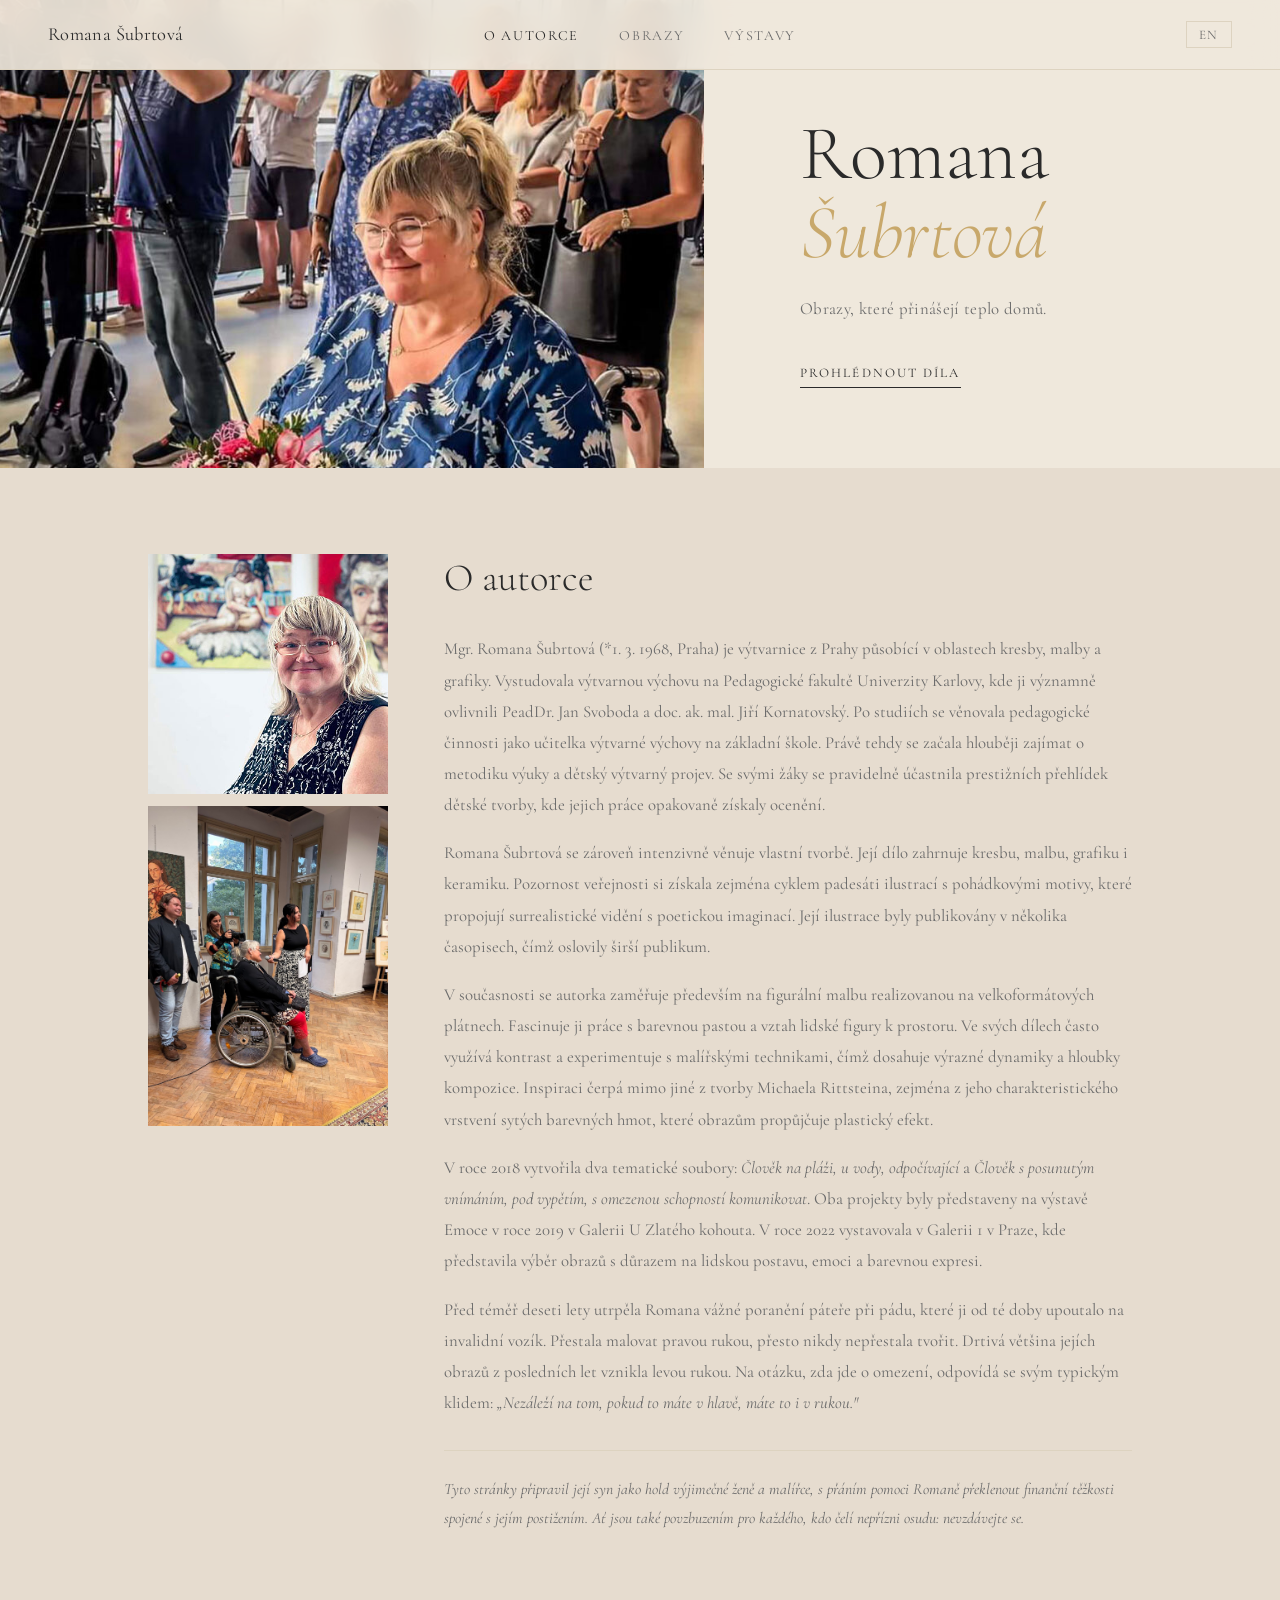
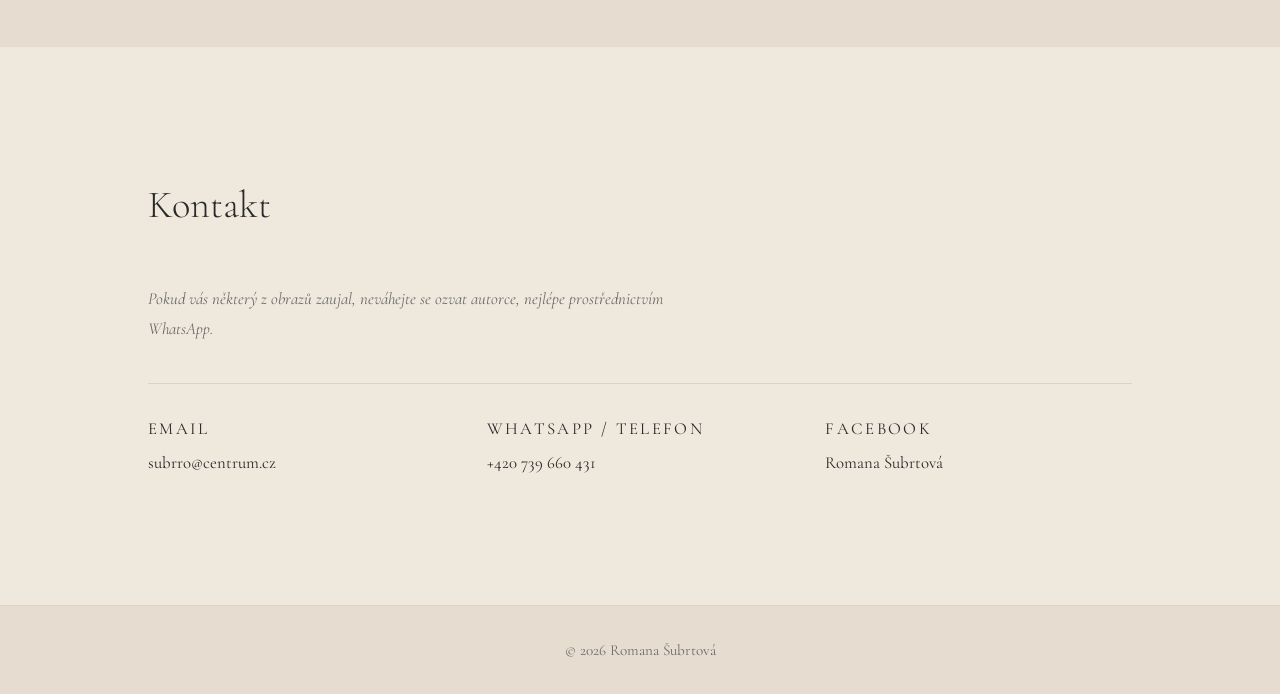
<file: index.html>
<!DOCTYPE html>
<html lang="cs" data-lang="cs">
<head>
    <meta charset="UTF-8">
    <meta name="viewport" content="width=device-width, initial-scale=1.0">
    <title>Romana Šubrtová — Výtvarnice</title>
    <script>
        (function(){
            var l = localStorage.getItem('site-lang') || 'cs';
            document.documentElement.setAttribute('data-lang', l);
        })();
    </script>
    <link rel="preconnect" href="https://fonts.googleapis.com">
    <link rel="preconnect" href="https://fonts.gstatic.com" crossorigin>
    <link href="https://fonts.googleapis.com/css2?family=Cormorant+Garamond:ital,wght@0,300;0,400;0,500;0,600;1,300;1,400;1,500&display=swap" rel="stylesheet">
    <link rel="stylesheet" href="css/style.css">
</head>
<body>

    <nav class="nav">
        <a href="index.html" class="nav-brand">Romana Šubrtová</a>
        <ul class="nav-links">
            <li><a href="index.html" class="active"><span class="lang-cs">O autorce</span><span class="lang-en">About</span></a></li>
            <li><a href="paintings.html"><span class="lang-cs">Obrazy</span><span class="lang-en">Paintings</span></a></li>
            <li><a href="events.html"><span class="lang-cs">Výstavy</span><span class="lang-en">Events</span></a></li>
        </ul>
        <div class="nav-right">
            <button class="lang-btn" id="langBtn">EN</button>
            <button class="nav-toggle" id="navToggle" aria-label="Otevřít menu">
                <span></span><span></span><span></span>
            </button>
        </div>
    </nav>

    <main>

        <!-- HERO -->
        <section class="hero">
            <div class="hero-image">
                <img src="images/profile/header.jpg" alt="">
            </div>
            <div class="hero-inner">
                <h1>Romana<br><em>Šubrtová</em></h1>
                <p class="hero-tagline lang-cs">Obrazy, které přinášejí teplo domů.</p>
                <p class="hero-tagline lang-en">Paintings that bring warmth home.</p>
                <a href="paintings.html" class="hero-cta lang-cs">Prohlédnout díla</a>
                <a href="paintings.html" class="hero-cta lang-en">View works</a>
            </div>
        </section>

        <!-- ABOUT -->
        <section class="about">
            <div class="container">
                <div class="about-grid">
                    <div class="about-image">
                        <img src="images/profile/profile.jpg" alt="Romana Šubrtová">
                        <img src="images/profile/IMG_9619.jpg" alt="Romana Šubrtová">
                    </div>
                    <div class="about-text">
                        <h2 class="lang-cs">O autorce</h2>
                        <h2 class="lang-en">About the Artist</h2>

                        <div class="lang-cs">
                            <p>Mgr. Romana Šubrtová (*1. 3. 1968, Praha) je výtvarnice z Prahy působící v oblastech kresby, malby a grafiky. Vystudovala výtvarnou výchovu na Pedagogické fakultě Univerzity Karlovy, kde ji významně ovlivnili PeadDr. Jan Svoboda a doc. ak. mal. Jiří Kornatovský. Po studiích se věnovala pedagogické činnosti jako učitelka výtvarné výchovy na základní škole. Právě tehdy se začala hlouběji zajímat o metodiku výuky a dětský výtvarný projev. Se svými žáky se pravidelně účastnila prestižních přehlídek dětské tvorby, kde jejich práce opakovaně získaly ocenění.</p>
                            <p>Romana Šubrtová se zároveň intenzivně věnuje vlastní tvorbě. Její dílo zahrnuje kresbu, malbu, grafiku i keramiku. Pozornost veřejnosti si získala zejména cyklem padesáti ilustrací s pohádkovými motivy, které propojují surrealistické vidění s poetickou imaginací. Její ilustrace byly publikovány v několika časopisech, čímž oslovily širší publikum.</p>
                            <p>V současnosti se autorka zaměřuje především na figurální malbu realizovanou na velkoformátových plátnech. Fascinuje ji práce s barevnou pastou a vztah lidské figury k prostoru. Ve svých dílech často využívá kontrast a experimentuje s malířskými technikami, čímž dosahuje výrazné dynamiky a hloubky kompozice. Inspiraci čerpá mimo jiné z tvorby Michaela Rittsteina, zejména z jeho charakteristického vrstvení sytých barevných hmot, které obrazům propůjčuje plastický efekt.</p>
                            <p>V roce 2018 vytvořila dva tematické soubory: <em>Člověk na pláži, u vody, odpočívající</em> a <em>Člověk s posunutým vnímáním, pod vypětím, s omezenou schopností komunikovat</em>. Oba projekty byly představeny na výstavě Emoce v roce 2019 v Galerii U Zlatého kohouta. V roce 2022 vystavovala v Galerii 1 v Praze, kde představila výběr obrazů s důrazem na lidskou postavu, emoci a barevnou expresi.</p>
                            <p>Před téměř deseti lety utrpěla Romana vážné poranění páteře při pádu, které ji od té doby upoutalo na invalidní vozík. Přestala malovat pravou rukou, přesto nikdy nepřestala tvořit. Drtivá většina jejích obrazů z posledních let vznikla levou rukou. Na otázku, zda jde o omezení, odpovídá se svým typickým klidem: <em>„Nezáleží na tom, pokud to máte v hlavě, máte to i v rukou."</em></p>
                            <p class="about-note">Tyto stránky připravil její syn jako hold výjimečné ženě a malířce, s přáním pomoci Romaně překlenout finanční těžkosti spojené s jejím postižením. Ať jsou také povzbuzením pro každého, kdo čelí nepřízni osudu: nevzdávejte se.</p>
                        </div>

                        <div class="lang-en">
                            <p>Mgr. Romana Šubrtová (*1 March 1968, Prague) is a visual artist from Prague working in drawing, painting, and printmaking. She studied art education at the Faculty of Education, Charles University, where she was profoundly influenced by PeadDr. Jan Svoboda and doc. ak. mal. Jiří Kornatovský. After her studies, she devoted herself to teaching art at primary school level. It was then that she began to explore the methodology of art education and children's creative expression more deeply. Together with her pupils, she regularly took part in prestigious exhibitions of children's artwork, where their pieces received repeated recognition.</p>
                            <p>Alongside her teaching, Romana Šubrtová has always been intensely devoted to her own creative work. Her practice encompasses drawing, painting, printmaking, and ceramics. She gained wider public attention through a cycle of fifty illustrations with fairy-tale motifs, combining a surrealist vision with poetic imagination. Her illustrations were published in several magazines, reaching a broader audience.</p>
                            <p>Today, the artist focuses primarily on large-format figurative painting. She is drawn to working with thick impasto colour and the interplay between the human figure and space. In her works, she often employs contrast and experiments with painterly techniques, achieving vivid dynamism and compositional depth. She draws inspiration, among others, from the work of Michael Rittstein, particularly his characteristic layering of saturated colour masses, which lends the paintings a sculptural, almost relief-like quality.</p>
                            <p>In 2018, she created two thematic series: <em>Human at the Beach, by Water, at Rest</em> and <em>Human with Shifted Perception, under Strain, with Limited Ability to Communicate</em>. Both projects were presented at the Emotions exhibition in 2019 at Gallery U Zlatého kohouta. In 2022, she exhibited at Gallery 1 in Prague, presenting a selection of works centred on the human figure, emotion, and colour expression.</p>
                            <p>Nearly ten years ago, Romana suffered a severe spinal injury in a fall, which has since left her wheelchair-bound. She also lost the use of her right hand for painting, and yet she never stopped creating. The overwhelming majority of her works from recent years have been painted with her left hand. When asked whether that is a limitation, she answers with characteristic calm: <em>"It doesn't matter: if it's in the head, it's in the hands."</em></p>
                            <p class="about-note">This website was created by her son, as a tribute to a remarkable woman and artist, with the hope of helping Romana through the financial hardships brought by her disability. May it also be an encouragement to anyone facing adversity: do not give up.</p>
                        </div>
                    </div>
                </div>
            </div>
        </section>

        <!-- CONTACT -->
        <section class="contact" id="contact">
            <div class="container">
                <h2><span class="lang-cs">Kontakt</span><span class="lang-en">Contact</span></h2>
                <p class="contact-intro lang-cs">Pokud vás některý z obrazů zaujal, neváhejte se ozvat autorce, nejlépe prostřednictvím WhatsApp.</p>
                <p class="contact-intro lang-en">If a painting appeals to you, please do not hesitate to reach out for furhter information, preferably via WhatsApp.</p>
                <div class="contact-grid">
                    <div class="contact-item">
                        <span class="contact-label">Email</span>
                        <a href="mailto:subrro@centrum.cz">subrro@centrum.cz</a>
                    </div>
                    <div class="contact-item">
                        <span class="contact-label">WhatsApp / <span class="lang-cs">Telefon</span><span class="lang-en">Phone</span></span>
                        <a href="https://wa.me/420739660431">+420 739 660 431</a>
                    </div>
                    <div class="contact-item">
                        <span class="contact-label">Facebook</span>
                        <a href="https://www.facebook.com/search/top?q=Romana%20%C5%A0ubrtov%C3%A1" target="_blank">Romana Šubrtová</a>
                    </div>
                </div>
            </div>
        </section>

    </main>

    <footer class="footer">
        <div class="container">
            <p>© 2026 Romana Šubrtová</p>
        </div>
    </footer>

    <script>
    (function() {
        var lang = localStorage.getItem('site-lang') || 'cs';
        document.documentElement.setAttribute('data-lang', lang);
        var langBtn = document.getElementById('langBtn');
        if (langBtn) {
            langBtn.textContent = lang === 'cs' ? 'EN' : 'CZ';
            langBtn.addEventListener('click', function() {
                lang = lang === 'cs' ? 'en' : 'cs';
                document.documentElement.setAttribute('data-lang', lang);
                localStorage.setItem('site-lang', lang);
                langBtn.textContent = lang === 'cs' ? 'EN' : 'CZ';
            });
        }
        var navToggle = document.getElementById('navToggle');
        var nav = document.querySelector('.nav');
        if (navToggle) {
            navToggle.addEventListener('click', function() {
                nav.classList.toggle('nav-open');
                navToggle.setAttribute('aria-label', nav.classList.contains('nav-open') ? 'Zavřít menu' : 'Otevřít menu');
            });
            document.querySelectorAll('.nav-links a').forEach(function(link) {
                link.addEventListener('click', function() { nav.classList.remove('nav-open'); });
            });
        }
    })();
    </script>
</body>
</html>
</file>
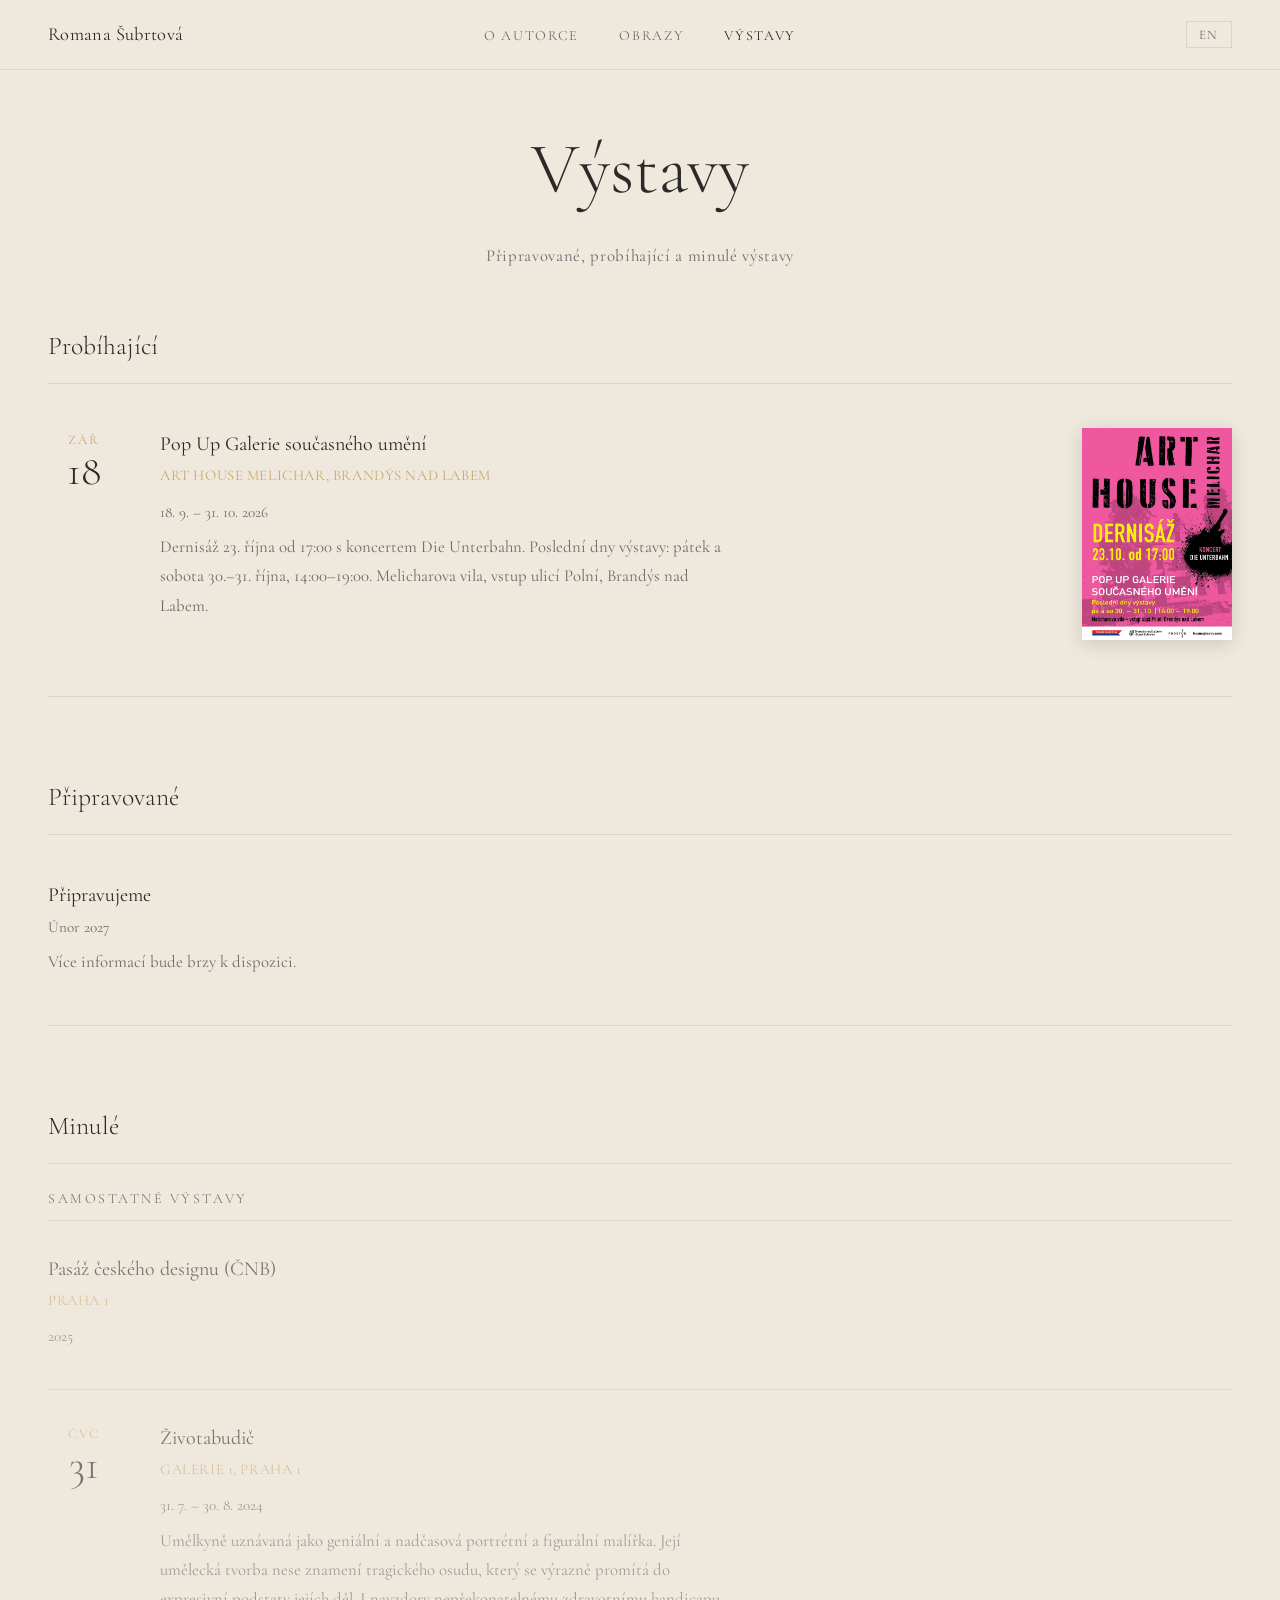
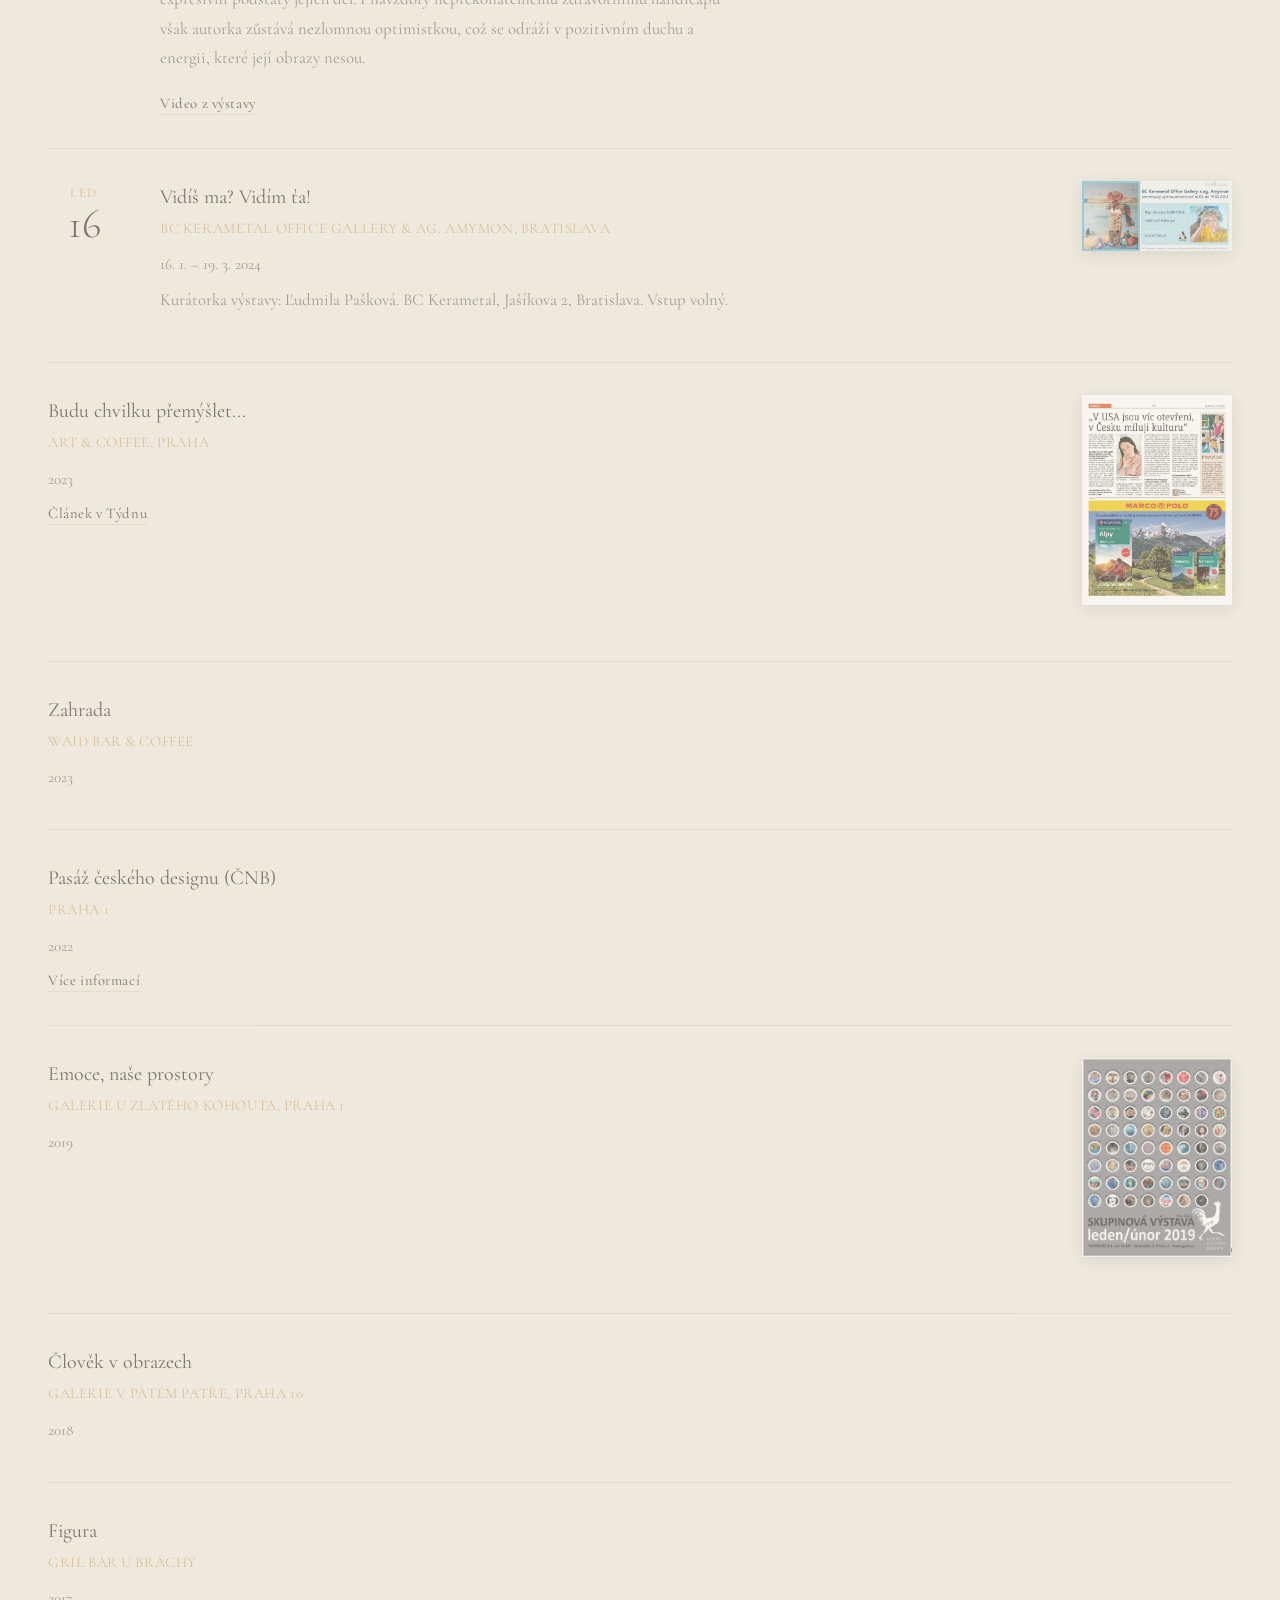
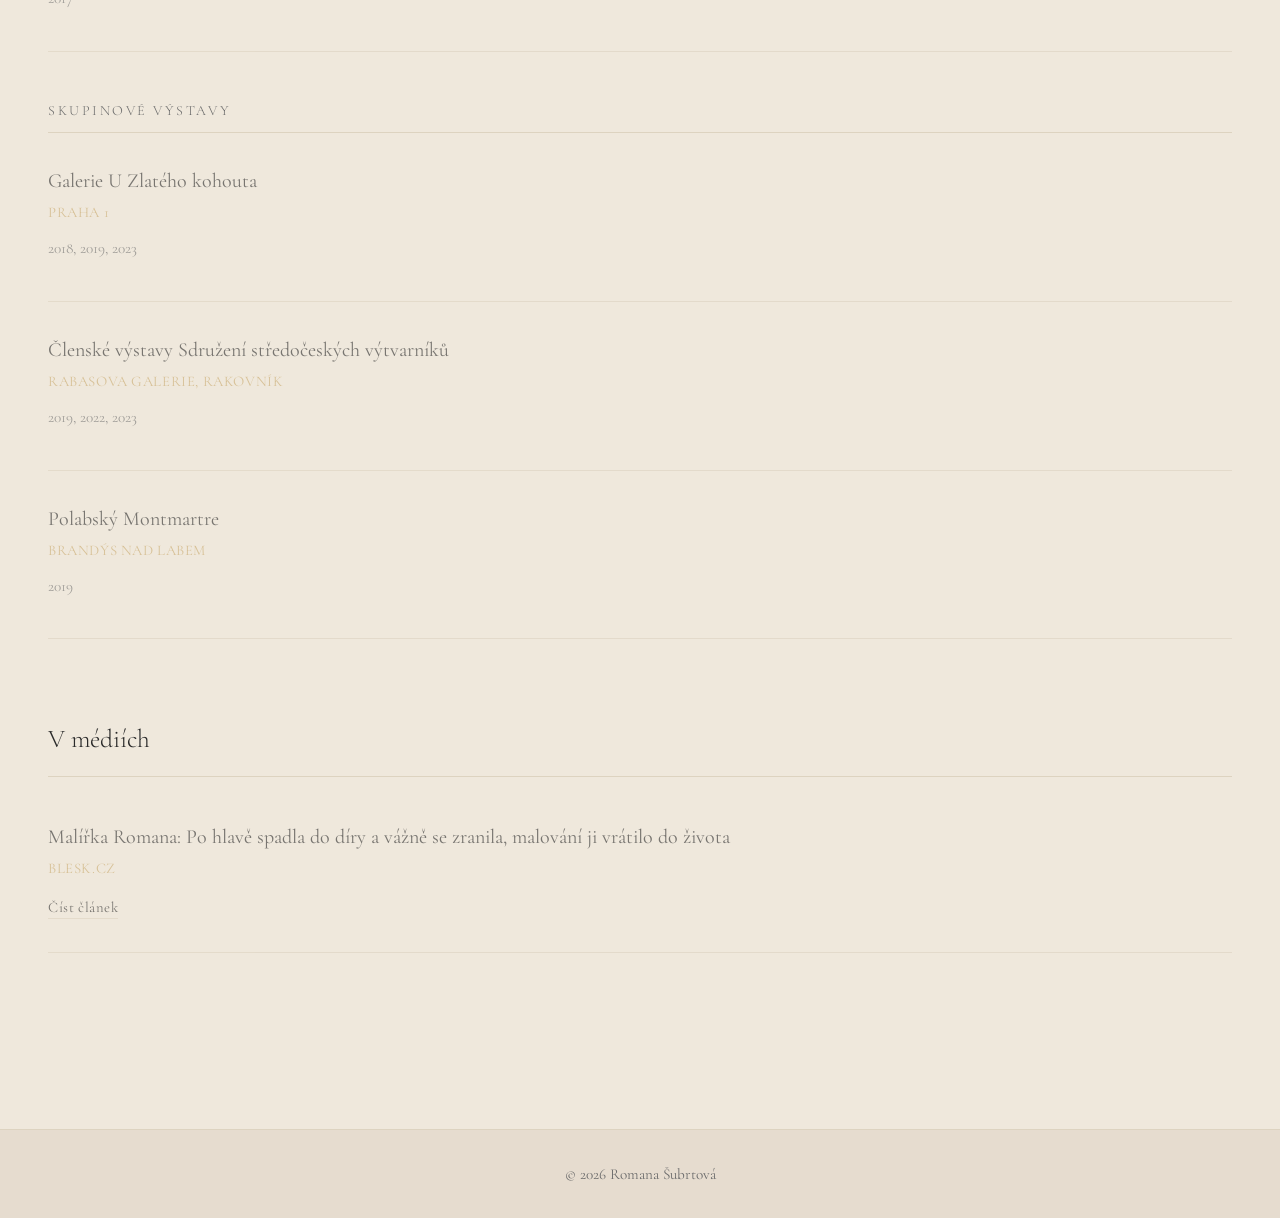
<file: events.html>
<!DOCTYPE html>
<html lang="cs" data-lang="cs">
<head>
    <meta charset="UTF-8">
    <meta name="viewport" content="width=device-width, initial-scale=1.0">
    <title>Výstavy — Romana Šubrtová</title>
    <script>
        (function(){
            var l = localStorage.getItem('site-lang') || 'cs';
            document.documentElement.setAttribute('data-lang', l);
        })();
    </script>
    <link rel="preconnect" href="https://fonts.googleapis.com">
    <link rel="preconnect" href="https://fonts.gstatic.com" crossorigin>
    <link href="https://fonts.googleapis.com/css2?family=Cormorant+Garamond:ital,wght@0,300;0,400;0,500;0,600;1,300;1,400;1,500&display=swap" rel="stylesheet">
    <link rel="stylesheet" href="css/style.css">
</head>
<body>

    <nav class="nav">
        <a href="index.html" class="nav-brand">Romana Šubrtová</a>
        <ul class="nav-links">
            <li><a href="index.html"><span class="lang-cs">O autorce</span><span class="lang-en">About</span></a></li>
            <li><a href="paintings.html"><span class="lang-cs">Obrazy</span><span class="lang-en">Paintings</span></a></li>
            <li><a href="events.html" class="active"><span class="lang-cs">Výstavy</span><span class="lang-en">Events</span></a></li>
        </ul>
        <div class="nav-right">
            <button class="lang-btn" id="langBtn">EN</button>
            <button class="nav-toggle" id="navToggle" aria-label="Otevřít menu">
                <span></span><span></span><span></span>
            </button>
        </div>
    </nav>

    <main>

        <div class="page-header">
            <h1><span class="lang-cs">Výstavy</span><span class="lang-en">Exhibitions</span></h1>
            <p class="lang-cs">Připravované, probíhající a minulé výstavy</p>
            <p class="lang-en">Upcoming, current, and past shows</p>
        </div>

        <section class="events-section">
            <div class="container">

                <!-- CURRENT ─────────────────────────────────────────── -->
                <div class="events-group">
                    <h2 class="events-group-title">
                        <span class="lang-cs">Probíhající</span>
                        <span class="lang-en">Current</span>
                    </h2>

                    <div class="event-card">
                        <div class="event-date">
                            <span class="event-month lang-cs">Zář</span>
                            <span class="event-month lang-en">Sep</span>
                            <span class="event-day">18</span>
                        </div>
                        <div class="event-info">
                            <img src="images/exhibitions/art-house-melichar.jpg" alt="Art House Melichar" class="event-poster">
                            <h3><span class="lang-cs">Pop Up Galerie současného umění</span><span class="lang-en">Pop Up Gallery of Contemporary Art</span></h3>
                            <p class="event-venue">Art House Melichar, <span class="lang-cs">Brandýs nad Labem</span><span class="lang-en">Brandýs nad Labem</span></p>
                            <p class="event-dates lang-cs">18. 9. – 31. 10. 2026</p>
                            <p class="event-dates lang-en">18 September – 31 October 2026</p>
                            <p class="event-desc lang-cs">Dernisáž 23. října od 17:00 s koncertem Die Unterbahn. Poslední dny výstavy: pátek a sobota 30.–31. října, 14:00–19:00. Melicharova vila, vstup ulicí Polní, Brandýs nad Labem.</p>
                            <p class="event-desc lang-en">Closing event on 23 October from 17:00, with a concert by Die Unterbahn. Last days: Friday and Saturday 30–31 October, 14:00–19:00. Melicharova vila, entrance via Polní street, Brandýs nad Labem.</p>
                        </div>
                    </div>

                </div>

                <!-- UPCOMING ─────────────────────────────────────────── -->
                <div class="events-group">
                    <h2 class="events-group-title">
                        <span class="lang-cs">Připravované</span>
                        <span class="lang-en">Upcoming</span>
                    </h2>

                    <div class="event-card no-date">
                        <div class="event-info">
                            <h3><span class="lang-cs">Připravujeme</span><span class="lang-en">Coming soon</span></h3>
                            <p class="event-dates lang-cs">Únor 2027</p>
                            <p class="event-dates lang-en">February 2027</p>
                            <p class="event-desc lang-cs">Více informací bude brzy k dispozici.</p>
                            <p class="event-desc lang-en">More details to follow.</p>
                        </div>
                    </div>

                </div>

                <!-- PAST ─────────────────────────────────────────────── -->
                <div class="events-group">
                    <h2 class="events-group-title">
                        <span class="lang-cs">Minulé</span>
                        <span class="lang-en">Past</span>
                    </h2>

                    <h3 class="events-subgroup-title">
                        <span class="lang-cs">Samostatné výstavy</span>
                        <span class="lang-en">Solo exhibitions</span>
                    </h3>

                    <!-- Pasáž ČNB 2025 -->
                    <div class="event-card past no-date">
                        <div class="event-info">
                            <h3>Pasáž českého designu (ČNB)</h3>
                            <p class="event-venue">Praha 1</p>
                            <p class="event-dates lang-cs">2025</p>
                            <p class="event-dates lang-en">2025</p>
                        </div>
                    </div>

                    <!-- Životabudič 2024 -->
                    <div class="event-card past">
                        <div class="event-date">
                            <span class="event-month lang-cs">Čvc</span>
                            <span class="event-month lang-en">Jul</span>
                            <span class="event-day">31</span>
                        </div>
                        <div class="event-info">
                            <h3>Životabudič</h3>
                            <p class="event-venue">Galerie 1, <span class="lang-cs">Praha 1</span><span class="lang-en">Prague 1</span></p>
                            <p class="event-dates lang-cs">31. 7. – 30. 8. 2024</p>
                            <p class="event-dates lang-en">31 July – 30 August 2024</p>
                            <p class="event-desc lang-cs">Umělkyně uznávaná jako geniální a nadčasová portrétní a figurální malířka. Její umělecká tvorba nese znamení tragického osudu, který se výrazně promítá do expresivní podstaty jejích děl. I navzdory nepřekonatelnému zdravotnímu handicapu však autorka zůstává nezlomnou optimistkou, což se odráží v pozitivním duchu a energii, které její obrazy nesou.</p>
                            <p class="event-desc lang-en">An artist celebrated as a brilliant and timeless portraitist and figurative painter. Her work bears the mark of a tragic fate, strongly reflected in the expressive nature of her paintings. Yet despite an insurmountable physical disability, the artist remains an unshakeable optimist, as shown in the positive spirit and energy that her works carry.</p>
                            <a href="https://www.youtube.com/watch?v=UDVT6uWP8iE" target="_blank" class="event-link lang-cs">Video z výstavy</a>
                            <a href="https://www.youtube.com/watch?v=UDVT6uWP8iE" target="_blank" class="event-link lang-en">Exhibition video</a>
                        </div>
                    </div>

                    <!-- BC Kerametal / Bratislava 2024 -->
                    <div class="event-card past">
                        <div class="event-date">
                            <span class="event-month lang-cs">Led</span>
                            <span class="event-month lang-en">Jan</span>
                            <span class="event-day">16</span>
                        </div>
                        <div class="event-info">
                            <img src="images/exhibitions/vidim.jpg" alt="Vidíš ma? Vidím ťa!" class="event-poster">
                            <h3>Vidíš ma? Vidím ťa!</h3>
                            <p class="event-venue">BC Kerametal Office Gallery &amp; ag. Amymon, <span class="lang-cs">Bratislava</span><span class="lang-en">Bratislava</span></p>
                            <p class="event-dates lang-cs">16. 1. – 19. 3. 2024</p>
                            <p class="event-dates lang-en">16 January – 19 March 2024</p>
                            <p class="event-desc lang-cs">Kurátorka výstavy: Ľudmila Pašková. BC Kerametal, Jašíkova 2, Bratislava. Vstup volný.</p>
                            <p class="event-desc lang-en">Curator: Ľudmila Pašková. BC Kerametal, Jašíkova 2, Bratislava. Free admission.</p>
                        </div>
                    </div>

                    <!-- Budu chvilku přemýšlet... 2023 -->
                    <div class="event-card past no-date">
                        <div class="event-info">
                            <img src="images/exhibitions/premysleni.jpg" alt="Budu chvilku přemýšlet..." class="event-poster">
                            <h3>Budu chvilku přemýšlet...</h3>
                            <p class="event-venue">Art &amp; Coffee, <span class="lang-cs">Praha</span><span class="lang-en">Prague</span></p>
                            <p class="event-dates lang-cs">2023</p>
                            <p class="event-dates lang-en">2023</p>
                            <a href="https://www.tyden.cz/rubriky/kultura/budu-chvilku-premyslet_563416.html" target="_blank" class="event-link lang-cs">Článek v Týdnu</a>
                            <a href="https://www.tyden.cz/rubriky/kultura/budu-chvilku-premyslet_563416.html" target="_blank" class="event-link lang-en">Article in Týden</a>
                        </div>
                    </div>

                    <!-- Zahrada 2023 -->
                    <div class="event-card past no-date">
                        <div class="event-info">
                            <h3>Zahrada</h3>
                            <p class="event-venue">WAID Bar &amp; Coffee</p>
                            <p class="event-dates lang-cs">2023</p>
                            <p class="event-dates lang-en">2023</p>
                        </div>
                    </div>

                    <!-- Pasáž ČNB 2022 -->
                    <div class="event-card past no-date">
                        <div class="event-info">
                            <h3>Pasáž českého designu (ČNB)</h3>
                            <p class="event-venue">Praha 1</p>
                            <p class="event-dates lang-cs">2022</p>
                            <p class="event-dates lang-en">2022</p>
                            <a href="https://www.facebook.com/100000388130735/posts/26184894864440094/" target="_blank" class="event-link lang-cs">Více informací</a>
                            <a href="https://www.facebook.com/100000388130735/posts/26184894864440094/" target="_blank" class="event-link lang-en">More information</a>
                        </div>
                    </div>

                    <!-- Emoce, naše prostory 2019 -->
                    <div class="event-card past no-date">
                        <div class="event-info">
                            <img src="images/exhibitions/kohout.jpg" alt="Emoce, naše prostory – Galerie U Zlatého kohouta" class="event-poster">
                            <h3>Emoce, naše prostory</h3>
                            <p class="event-venue">Galerie U Zlatého kohouta, <span class="lang-cs">Praha 1</span><span class="lang-en">Prague 1</span></p>
                            <p class="event-dates lang-cs">2019</p>
                            <p class="event-dates lang-en">2019</p>
                        </div>
                    </div>

                    <!-- Člověk v obrazech 2018 -->
                    <div class="event-card past no-date">
                        <div class="event-info">
                            <h3>Člověk v obrazech</h3>
                            <p class="event-venue">Galerie V pátém patře, <span class="lang-cs">Praha 10</span><span class="lang-en">Prague 10</span></p>
                            <p class="event-dates lang-cs">2018</p>
                            <p class="event-dates lang-en">2018</p>
                        </div>
                    </div>

                    <!-- Figura 2017 -->
                    <div class="event-card past no-date">
                        <div class="event-info">
                            <h3>Figura</h3>
                            <p class="event-venue">Gril bar U bráchy</p>
                            <p class="event-dates lang-cs">2017</p>
                            <p class="event-dates lang-en">2017</p>
                        </div>
                    </div>

                    <h3 class="events-subgroup-title">
                        <span class="lang-cs">Skupinové výstavy</span>
                        <span class="lang-en">Group exhibitions</span>
                    </h3>

                    <!-- Galerie U Zlatého kohouta – skupinové -->
                    <div class="event-card past no-date">
                        <div class="event-info">
                            <h3>Galerie U Zlatého kohouta</h3>
                            <p class="event-venue">Praha 1</p>
                            <p class="event-dates lang-cs">2018, 2019, 2023</p>
                            <p class="event-dates lang-en">2018, 2019, 2023</p>
                        </div>
                    </div>

                    <!-- Rabasova galerie – skupinové -->
                    <div class="event-card past no-date">
                        <div class="event-info">
                            <h3><span class="lang-cs">Členské výstavy Sdružení středočeských výtvarníků</span><span class="lang-en">Member Exhibitions, Association of Central Bohemian Artists</span></h3>
                            <p class="event-venue">Rabasova galerie, <span class="lang-cs">Rakovník</span><span class="lang-en">Rakovník</span></p>
                            <p class="event-dates lang-cs">2019, 2022, 2023</p>
                            <p class="event-dates lang-en">2019, 2022, 2023</p>
                        </div>
                    </div>

                    <!-- Polabský Montmartre -->
                    <div class="event-card past no-date">
                        <div class="event-info">
                            <h3>Polabský Montmartre</h3>
                            <p class="event-venue"><span class="lang-cs">Brandýs nad Labem</span><span class="lang-en">Brandýs nad Labem</span></p>
                            <p class="event-dates lang-cs">2019</p>
                            <p class="event-dates lang-en">2019</p>
                        </div>
                    </div>

                </div>

                <!-- PRESS ────────────────────────────────────────────── -->
                <div class="events-group">
                    <h2 class="events-group-title">
                        <span class="lang-cs">V médiích</span>
                        <span class="lang-en">Press</span>
                    </h2>

                    <div class="event-card past no-date">
                        <div class="event-info">
                            <h3 class="lang-cs">Malířka Romana: Po hlavě spadla do díry a vážně se zranila, malování ji vrátilo do života</h3>
                            <h3 class="lang-en">Painter Romana: She fell headfirst into a hole and was seriously injured — painting brought her back to life</h3>
                            <p class="event-venue">Blesk.cz</p>
                            <a href="https://www.blesk.cz/galerie/regiony-praha-prazane/888510/malirka-romana-51-po-hlave-spadla-do-diry-a-vazne-se-zranila-malovani-ji-vratilo-do-zivota?foto=0" target="_blank" class="event-link lang-cs">Číst článek</a>
                            <a href="https://www.blesk.cz/galerie/regiony-praha-prazane/888510/malirka-romana-51-po-hlave-spadla-do-diry-a-vazne-se-zranila-malovani-ji-vratilo-do-zivota?foto=0" target="_blank" class="event-link lang-en">Read article</a>
                        </div>
                    </div>

                </div>

            </div>
        </section>

    </main>

    <footer class="footer">
        <div class="container">
            <p>© 2026 Romana Šubrtová</p>
        </div>
    </footer>

    <script>
    (function() {
        var lang = localStorage.getItem('site-lang') || 'cs';
        document.documentElement.setAttribute('data-lang', lang);
        var langBtn = document.getElementById('langBtn');
        if (langBtn) {
            langBtn.textContent = lang === 'cs' ? 'EN' : 'CZ';
            langBtn.addEventListener('click', function() {
                lang = lang === 'cs' ? 'en' : 'cs';
                document.documentElement.setAttribute('data-lang', lang);
                localStorage.setItem('site-lang', lang);
                langBtn.textContent = lang === 'cs' ? 'EN' : 'CZ';
            });
        }
        var navToggle = document.getElementById('navToggle');
        var nav = document.querySelector('.nav');
        if (navToggle) {
            navToggle.addEventListener('click', function() {
                nav.classList.toggle('nav-open');
                navToggle.setAttribute('aria-label', nav.classList.contains('nav-open') ? 'Zavřít menu' : 'Otevřít menu');
            });
            document.querySelectorAll('.nav-links a').forEach(function(link) {
                link.addEventListener('click', function() { nav.classList.remove('nav-open'); });
            });
        }
    })();
    </script>
</body>
</html>
</file>
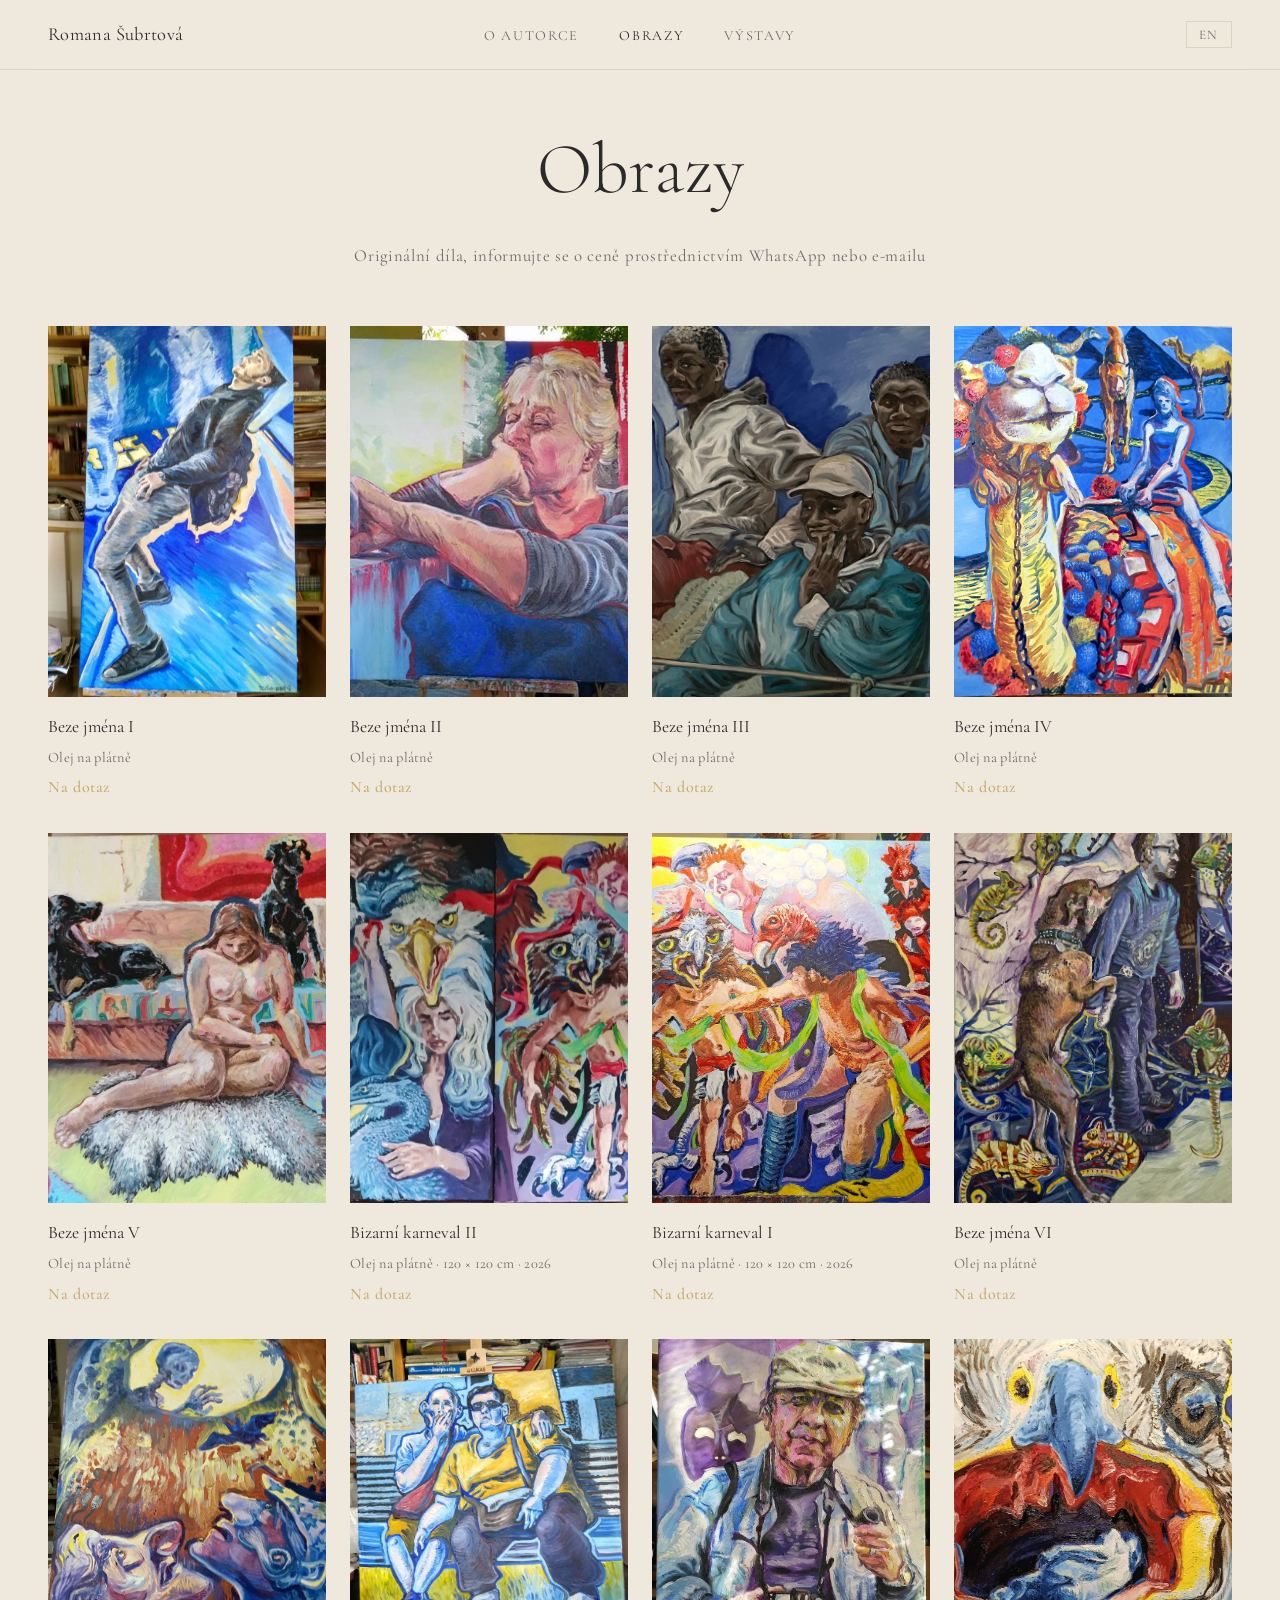
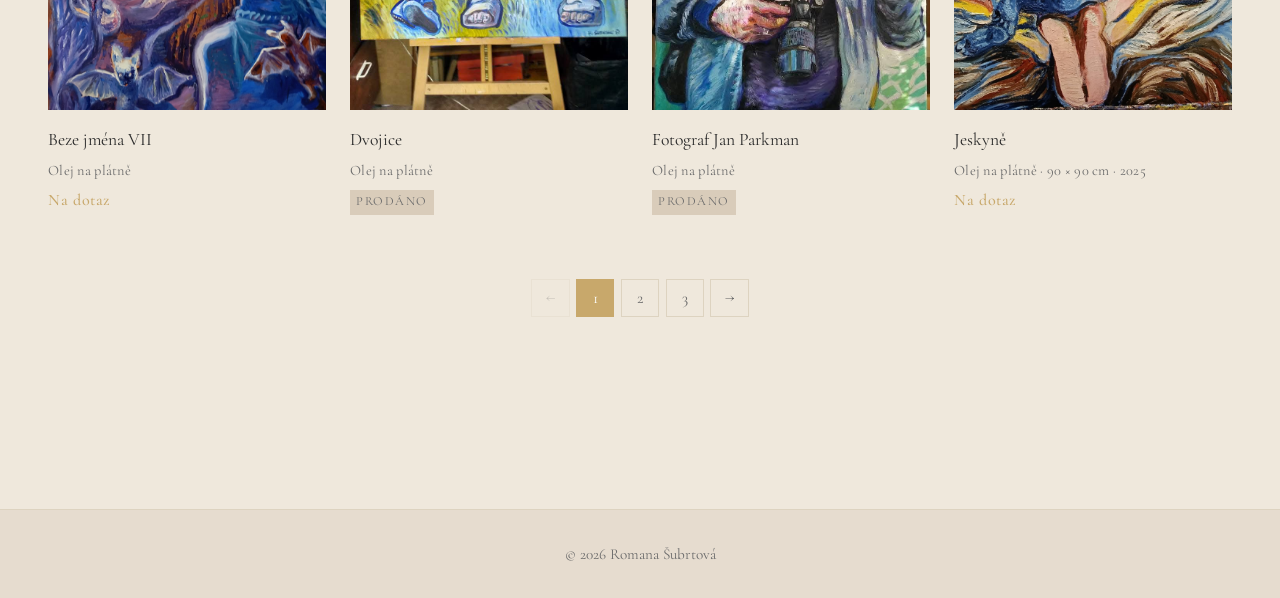
<file: paintings.html>
<!DOCTYPE html>
<html lang="cs" data-lang="cs">
<head>
    <meta charset="UTF-8">
    <meta name="viewport" content="width=device-width, initial-scale=1.0">
    <title>Obrazy — Romana Šubrtová</title>
    <script>
        (function(){
            var l = localStorage.getItem('site-lang') || 'cs';
            document.documentElement.setAttribute('data-lang', l);
        })();
    </script>
    <link rel="preconnect" href="https://fonts.googleapis.com">
    <link rel="preconnect" href="https://fonts.gstatic.com" crossorigin>
    <link href="https://fonts.googleapis.com/css2?family=Cormorant+Garamond:ital,wght@0,300;0,400;0,500;0,600;1,300;1,400;1,500&display=swap" rel="stylesheet">
    <link rel="stylesheet" href="css/style.css">
</head>
<body>

    <nav class="nav">
        <a href="index.html" class="nav-brand">Romana Šubrtová</a>
        <ul class="nav-links">
            <li><a href="index.html"><span class="lang-cs">O autorce</span><span class="lang-en">About</span></a></li>
            <li><a href="paintings.html" class="active"><span class="lang-cs">Obrazy</span><span class="lang-en">Paintings</span></a></li>
            <li><a href="events.html"><span class="lang-cs">Výstavy</span><span class="lang-en">Events</span></a></li>
        </ul>
        <div class="nav-right">
            <button class="lang-btn" id="langBtn">EN</button>
            <button class="nav-toggle" id="navToggle" aria-label="Otevřít menu">
                <span></span><span></span><span></span>
            </button>
        </div>
    </nav>

    <main>

        <div class="page-header">
            <h1><span class="lang-cs">Obrazy</span><span class="lang-en">Paintings</span></h1>
            <p class="lang-cs">Originální díla, informujte se o ceně prostřednictvím WhatsApp nebo e-mailu</p>
            <p class="lang-en">Original works, enquire about price via WhatsApp or email</p>
        </div>

        <section class="paintings-section">
            <div class="container">
                <div class="paintings-grid" id="paintingsGrid"></div>
                <div class="pagination" id="pagination"></div>
            </div>
        </section>

    </main>

    <footer class="footer">
        <div class="container">
            <p>© 2026 Romana Šubrtová</p>
        </div>
    </footer>

    <script>
    const paintings = [
      { id:  1, image: "images/paintings/painting-01.jpg", title: "Beze jména I",                    meta: "Olej na plátně",                          sold: false },
      { id:  2, image: "images/paintings/painting-02.jpg", title: "Beze jména II",                   meta: "Olej na plátně",                          sold: false },
      { id:  3, image: "images/paintings/painting-03.jpg", title: "Beze jména III",                  meta: "Olej na plátně",                          sold: false },
      { id:  4, image: "images/paintings/painting-04.jpg", title: "Beze jména IV",                   meta: "Olej na plátně",                          sold: false },
      { id:  5, image: "images/paintings/painting-05.jpg", title: "Beze jména V",                    meta: "Olej na plátně",                          sold: false },
      { id:  6, image: "images/paintings/painting-06.jpg", title: "Bizarní karneval II",             meta: "Olej na plátně · 120 × 120 cm · 2026",   sold: false },
      { id:  7, image: "images/paintings/painting-07.jpg", title: "Bizarní karneval I",              meta: "Olej na plátně · 120 × 120 cm · 2026",   sold: false },
      { id:  8, image: "images/paintings/painting-08.jpg", title: "Beze jména VI",                   meta: "Olej na plátně",                          sold: false },
      { id:  9, image: "images/paintings/painting-09.jpg", title: "Beze jména VII",                  meta: "Olej na plátně",                          sold: false },
      { id: 10, image: "images/paintings/painting-10.jpg", title: "Dvojice",                         meta: "Olej na plátně",                          sold: true  },
      { id: 11, image: "images/paintings/painting-11.jpg", title: "Fotograf Jan Parkman",            meta: "Olej na plátně",                          sold: true  },
      { id: 12, image: "images/paintings/painting-12.jpg", title: "Jeskyně",                         meta: "Olej na plátně · 90 × 90 cm · 2025",     sold: false },
      { id: 13, image: "images/paintings/painting-13.jpg", title: "Kachnička",                       meta: "Olej na plátně · 100 × 120 cm · 2025",   sold: false },
      { id: 14, image: "images/paintings/painting-14.jpg", title: "Krasobruslařka K. Osmond",        meta: "Olej na plátně · 120 × 140 cm · 2018",   sold: false },
      { id: 15, image: "images/paintings/painting-15.jpg", title: "Matka na trhu",                   meta: "Olej na plátně · 100 × 120 cm · 2021",   sold: false },
      { id: 16, image: "images/paintings/painting-16.jpg", title: "Nasazené masky",                  meta: "Olej na plátně · 90 × 90 cm · 2026",     sold: false },
      { id: 17, image: "images/paintings/painting-17.jpg", title: "Nebezpečné, dravé (Maska)",       meta: "Olej na plátně · 50 × 70 cm · 2026",     sold: false },
      { id: 18, image: "images/paintings/painting-18.jpg", title: "Orli",                            meta: "Olej na plátně · 100 × 120 cm · 2026",   sold: false },
      { id: 19, image: "images/paintings/painting-19.jpg", title: "Osvěžení v kašně",               meta: "Olej na plátně",                          sold: true  },
      { id: 20, image: "images/paintings/painting-20.jpg", title: "Poslušná holčička",               meta: "Olej na plátně · 100 × 140 cm · 2018",   sold: false },
      { id: 21, image: "images/paintings/painting-21.jpg", title: "Průhlední tvorové",               meta: "Olej na plátně · 50 × 70 cm · 2025",     sold: false },
      { id: 22, image: "images/paintings/painting-22.jpg", title: "Ranní toaleta",                   meta: "Olej na plátně · 100 × 120 cm · 2025",   sold: false },
      { id: 23, image: "images/paintings/painting-23.jpg", title: "Rocker",                          meta: "Olej na plátně · 60 × 40 cm · 2025",     sold: false },
      { id: 24, image: "images/paintings/painting-24.jpg", title: "Rockeri",                         meta: "Olej na plátně · 100 × 120 cm · 2026",   sold: false },
      { id: 25, image: "images/paintings/painting-25.jpg", title: "Sen o sově a akrobatce",          meta: "Olej na plátně · 50 × 70 cm · 2026",     sold: false },
      { id: 26, image: "images/paintings/painting-26.jpg", title: "Sen o velkém lovu",               meta: "Olej na plátně · 50 × 70 cm · 2025",     sold: false },
      { id: 27, image: "images/paintings/painting-27.jpg", title: "Sny o předcích",                  meta: "Olej na desce · 60 × 130 cm · 2025",     sold: false },
      { id: 28, image: "images/paintings/painting-28.jpg", title: "Strach 2",                        meta: "Olej na plátně · 50 × 70 cm · 2022",     sold: false },
      { id: 29, image: "images/paintings/painting-29.jpg", title: "Tereza s kočkou",                 meta: "Olej na plátně · 90 × 90 cm · 2024",     sold: false },
      { id: 30, image: "images/paintings/painting-30.jpg", title: "Ukrajina",                        meta: "Olej na plátně",                          sold: false },
      { id: 31, image: "images/paintings/painting-31.jpg", title: "Vodopád",                         meta: "Olej na plátně · 100 × 120 cm · 2025",   sold: false },
      { id: 32, image: "images/paintings/painting-32.jpg", title: "Výprava za světluškami",          meta: "Olej na plátně",                          sold: true  },
      { id: 33, image: "images/paintings/painting-33.jpg", title: "Vzteklá, zdivočelá (Maska)",      meta: "Olej na plátně · 50 × 70 cm · 2026",     sold: false },
      { id: 34, image: "images/paintings/painting-34.jpg", title: "Zpěvačka",                        meta: "Olej na plátně · 100 × 100 cm · 2025",   sold: false },
    ];

    const PER_PAGE = 12;
    const TOTAL_PAGES = Math.ceil(paintings.length / PER_PAGE);
    let currentPage = 1;

    function translateMeta(cs) {
        return cs
            .replace('Olej na plátně', 'Oil on canvas')
            .replace('Olej na desce', 'Oil on board');
    }

    function buildCard(p) {
        const imageHtml = p.image
            ? `<img src="${p.image}" alt="${p.title}">`
            : `<div class="placeholder-img">${p.id}</div>`;

        const priceHtml = p.sold
            ? `<span class="painting-sold"></span>`
            : `<span class="painting-price lang-cs">Na dotaz</span><span class="painting-price lang-en">On inquiry</span>`;

        return `
            <div class="painting-card">
                <div class="painting-image">${imageHtml}</div>
                <div class="painting-info">
                    <h3>${p.title}</h3>
                    <span class="painting-meta lang-cs">${p.meta}</span>
                    <span class="painting-meta lang-en">${translateMeta(p.meta)}</span>
                    ${priceHtml}
                </div>
            </div>`;
    }

    function render(page) {
        currentPage = page;
        const start = (page - 1) * PER_PAGE;
        const slice = paintings.slice(start, start + PER_PAGE);
        document.getElementById('paintingsGrid').innerHTML = slice.map(buildCard).join('');
        buildPagination();
        window.scrollTo({ top: 0, behavior: 'smooth' });
    }

    function buildPagination() {
        const nav = document.getElementById('pagination');
        let html = `<button class="pg-btn pg-arrow" ${currentPage === 1 ? 'disabled' : ''} onclick="render(${currentPage - 1})">&#8592;</button>`;
        for (let i = 1; i <= TOTAL_PAGES; i++) {
            html += `<button class="pg-btn ${i === currentPage ? 'pg-active' : ''}" onclick="render(${i})">${i}</button>`;
        }
        html += `<button class="pg-btn pg-arrow" ${currentPage === TOTAL_PAGES ? 'disabled' : ''} onclick="render(${currentPage + 1})">&#8594;</button>`;
        nav.innerHTML = html;
    }

    render(1);
    </script>

    <script>
    (function() {
        var lang = localStorage.getItem('site-lang') || 'cs';
        document.documentElement.setAttribute('data-lang', lang);
        var langBtn = document.getElementById('langBtn');
        if (langBtn) {
            langBtn.textContent = lang === 'cs' ? 'EN' : 'CZ';
            langBtn.addEventListener('click', function() {
                lang = lang === 'cs' ? 'en' : 'cs';
                document.documentElement.setAttribute('data-lang', lang);
                localStorage.setItem('site-lang', lang);
                langBtn.textContent = lang === 'cs' ? 'EN' : 'CZ';
                render(currentPage);
            });
        }
        var navToggle = document.getElementById('navToggle');
        var nav = document.querySelector('.nav');
        if (navToggle) {
            navToggle.addEventListener('click', function() {
                nav.classList.toggle('nav-open');
                navToggle.setAttribute('aria-label', nav.classList.contains('nav-open') ? 'Zavřít menu' : 'Otevřít menu');
            });
            document.querySelectorAll('.nav-links a').forEach(function(link) {
                link.addEventListener('click', function() { nav.classList.remove('nav-open'); });
            });
        }
    })();
    </script>

</body>
</html>
</file>
<file: css/style.css>
*, *::before, *::after {
    box-sizing: border-box;
    margin: 0;
    padding: 0;
}

::selection {
    background: var(--gold);
    color: #fff;
}

::-webkit-scrollbar { width: 6px; }
::-webkit-scrollbar-track { background: var(--bg); }
::-webkit-scrollbar-thumb { background: var(--beige); border-radius: 3px; }
::-webkit-scrollbar-thumb:hover { background: var(--gold); }

:focus-visible {
    outline: 2px solid var(--gold);
    outline-offset: 3px;
}

:root {
    --bg:         #EFE8DC;
    --surface:    #E6DCCF;
    --beige:      #D9CCBA;
    --gold:       #C8A86B;
    --gold-hover: #B8955A;
    --dark:       #2A2A2A;
    --grey:       #6B6B6B;
    --border:     #DDD3C0;
    --font-serif: 'Cormorant Garamond', Georgia, serif;
}

html { scroll-behavior: smooth; }

body {
    background: var(--bg);
    color: var(--dark);
    font-family: var(--font-serif);
    font-size: 17px;
    line-height: 1.6;
    -webkit-font-smoothing: antialiased;
}

/* ── NAV ─────────────────────────────────── */
.nav {
    position: fixed;
    top: 0; left: 0; right: 0;
    z-index: 100;
    display: grid;
    grid-template-columns: 1fr auto 1fr;
    align-items: center;
    padding: 1.25rem 3rem;
    background: rgba(239, 232, 220, 0.92);
    backdrop-filter: blur(14px);
    border-bottom: 1px solid var(--border);
}

.nav-brand {
    font-family: var(--font-serif);
    font-size: 1.15rem;
    font-weight: 400;
    color: var(--dark);
    text-decoration: none;
    letter-spacing: 0.02em;
    justify-self: start;
}

.nav-links {
    list-style: none;
    display: flex;
    gap: 2.5rem;
}

.nav-links a {
    font-size: 0.88rem;
    font-weight: 400;
    letter-spacing: 0.12em;
    text-transform: uppercase;
    color: var(--grey);
    text-decoration: none;
    transition: color 0.2s;
}

.nav-links a:hover,
.nav-links a.active { color: var(--dark); }

/* ── LAYOUT ──────────────────────────────── */
.container {
    max-width: 1080px;
    margin: 0 auto;
    padding: 0 3rem;
}

/* ── HERO ────────────────────────────────── */
.hero {
    height: 52vh;
    min-height: 380px;
    max-height: 520px;
    display: grid;
    grid-template-columns: 55% 45%;
    padding: 0;
}

.hero-image {
    overflow: hidden;
    position: relative;
}

.hero-image img {
    width: 100%;
    height: 100%;
    object-fit: cover;
    object-position: center 20%;
    display: block;
}

.hero-inner {
    display: flex;
    flex-direction: column;
    justify-content: flex-end;
    padding: 5rem 5rem 5rem 6rem;
    background: var(--bg);
    position: relative;
    z-index: 1;
}

.hero h1 {
    font-family: var(--font-serif);
    font-size: clamp(3.5rem, 6vw, 6rem);
    font-weight: 300;
    line-height: 1.02;
    color: var(--dark);
    margin-bottom: 1.5rem;
}

.hero h1 em {
    font-style: italic;
    color: var(--gold);
}

.hero-tagline {
    font-size: 1.05rem;
    color: var(--grey);
    font-weight: 400;
    letter-spacing: 0.02em;
    max-width: 340px;
    margin-bottom: 2.5rem;
}

.hero-cta {
    display: inline-block;
    font-size: 0.82rem;
    letter-spacing: 0.16em;
    text-transform: uppercase;
    color: var(--dark);
    text-decoration: none;
    border-bottom: 1px solid var(--dark);
    padding-bottom: 3px;
    width: fit-content;
    transition: color 0.2s, border-color 0.2s;
}

.hero-cta:hover {
    color: var(--gold);
    border-color: var(--gold);
}

/* ── ABOUT ───────────────────────────────── */
.about {
    padding: 5rem 0 6rem;
    background: var(--surface);
}

.about-grid {
    /* float layout — photo lives inside the text flow */
}

.about-image {
    float: left;
    width: 240px;
    margin: 0.4rem 3.5rem 1.5rem 0;
    display: flex;
    flex-direction: column;
    gap: 0.75rem;
}

.about-image img {
    width: 100%;
    display: block;
    object-fit: cover;
    object-position: top;
}

.about-image .placeholder-img {
    width: 100%;
    aspect-ratio: 1/1;
    background: var(--beige);
    display: flex;
    align-items: center;
    justify-content: center;
    border: 1.5px dashed var(--border);
}

.about-text {
    display: flow-root; /* BFC — sits beside the float, never overlaps */
}

.placeholder-inner {
    display: flex;
    flex-direction: column;
    align-items: center;
    gap: 0.75rem;
    color: var(--grey);
}

.placeholder-inner svg {
    opacity: 0.45;
}

.placeholder-inner span {
    font-size: 0.72rem;
    letter-spacing: 0.14em;
    text-transform: uppercase;
    opacity: 0.6;
}

.about-text h2 {
    font-family: var(--font-serif);
    font-size: 2.4rem;
    font-weight: 300;
    margin-bottom: 1.5rem;
    color: var(--dark);
}

.about-text p {
    color: var(--grey);
    font-size: 1.05rem;
    line-height: 1.85;
    margin-bottom: 1.1rem;
}

/* ── CONTACT ─────────────────────────────── */
.contact {
    padding: 8rem 0;
}

.contact h2 {
    font-family: var(--font-serif);
    font-size: 2.4rem;
    font-weight: 300;
    margin-bottom: 3rem;
}

.contact-grid {
    display: grid;
    grid-template-columns: repeat(3, 1fr);
    gap: 2rem;
    border-top: 1px solid var(--border);
    padding-top: 2rem;
}

.contact-item {
    display: flex;
    flex-direction: column;
    gap: 0.45rem;
}

.contact-label {
    font-size: 0.88rem;
    letter-spacing: 0.14em;
    text-transform: uppercase;
    color: var(--gold);
}

.contact-item a,
.contact-item span {
    font-size: 1.05rem;
    color: var(--dark);
    text-decoration: none;
    transition: color 0.2s;
}

.contact-item a:hover { color: var(--gold); }

/* ── FOOTER ──────────────────────────────── */
.footer {
    padding: 2rem 0;
    border-top: 1px solid var(--border);
    background: var(--surface);
}

.footer p {
    font-size: 0.95rem;
    color: var(--grey);
    text-align: center;
}

/* ── PAGE HEADER (inner pages) ───────────── */
.page-header {
    padding: 7rem 0 2rem;
    text-align: center;
}

.page-header h1 {
    font-family: var(--font-serif);
    font-size: clamp(2.5rem, 6vw, 4.5rem);
    font-weight: 300;
    color: var(--dark);
}

.page-header p {
    margin-top: 1rem;
    color: var(--grey);
    font-size: 1.05rem;
    letter-spacing: 0.04em;
}

/* ── PAINTINGS ───────────────────────────── */
.paintings-section {
    padding: 1.5rem 0 6rem;
}

.paintings-section .container {
    max-width: 1400px;
}

.paintings-grid {
    display: grid;
    grid-template-columns: repeat(4, 1fr);
    gap: 2rem 1.5rem;
}

.painting-card { cursor: default; }

.painting-image {
    overflow: hidden;
    margin-bottom: 1rem;
    background: var(--beige);
}

.painting-image img {
    width: 100%;
    aspect-ratio: 3/4;
    object-fit: cover;
    display: block;
    transition: transform 0.55s ease;
}

.painting-image .placeholder-img {
    width: 100%;
    aspect-ratio: 3/4;
    background: var(--beige);
    display: flex;
    align-items: center;
    justify-content: center;
    color: var(--grey);
    font-size: 0.78rem;
    letter-spacing: 0.1em;
    text-transform: uppercase;
}

.painting-card:hover .painting-image img {
    transform: scale(1.04);
}

.painting-info h3 {
    font-family: var(--font-serif);
    font-size: 1.1rem;
    font-weight: 400;
    color: var(--dark);
    margin-bottom: 0.3rem;
}

.painting-meta {
    display: block;
    font-size: 0.9rem;
    color: var(--grey);
    letter-spacing: 0.02em;
    margin-bottom: 0.4rem;
}

.painting-price {
    display: block;
    font-size: 1rem;
    font-weight: 500;
    color: var(--gold);
    letter-spacing: 0.04em;
}

.painting-sold {
    display: block;
    font-size: 1rem;
    color: var(--grey);
    letter-spacing: 0.04em;
}

.painting-sold::before {
    content: "PRODÁNO";
    display: inline-block;
    font-size: 0.78rem;
    letter-spacing: 0.12em;
    background: var(--beige);
    color: var(--grey);
    padding: 0.15rem 0.4rem;
    margin-right: 0.4rem;
}

/* ── EVENTS ──────────────────────────────── */
.events-section {
    padding: 1.5rem 0 6rem;
}

.events-section .container {
    max-width: 1400px;
}

.events-group {
    margin-bottom: 5rem;
}

.events-group-title {
    font-family: var(--font-serif);
    font-size: 1.6rem;
    font-weight: 300;
    color: var(--dark);
    margin-bottom: 0.75rem;
    padding-bottom: 1rem;
    border-bottom: 1px solid var(--border);
}

.events-empty {
    padding: 2rem 0;
    font-size: 0.85rem;
    color: var(--grey);
    font-style: italic;
}

.event-card {
    display: grid;
    grid-template-columns: 72px 1fr;
    gap: 2.5rem;
    padding: 2rem 0;
    border-bottom: 1px solid var(--border);
    align-items: start;
}

.event-date {
    display: flex;
    flex-direction: column;
    align-items: center;
    padding-top: 0.15rem;
}

.event-month {
    font-size: 0.82rem;
    letter-spacing: 0.14em;
    text-transform: uppercase;
    color: var(--gold);
}

.event-day {
    font-family: var(--font-serif);
    font-size: 2.6rem;
    font-weight: 300;
    color: var(--dark);
    line-height: 1;
}

.event-info h3 {
    font-family: var(--font-serif);
    font-size: 1.25rem;
    font-weight: 400;
    margin-bottom: 0.25rem;
    color: var(--dark);
}

.event-venue {
    font-size: 0.92rem;
    color: var(--gold);
    letter-spacing: 0.04em;
    text-transform: uppercase;
    margin-bottom: 0.75rem;
}

.event-dates {
    font-size: 0.95rem;
    color: var(--grey);
    margin-bottom: 0.5rem;
}

.event-desc {
    font-size: 1.05rem;
    color: var(--grey);
    line-height: 1.75;
    margin-bottom: 1rem;
    max-width: 580px;
}

.event-link {
    font-size: 0.92rem;
    color: var(--dark);
    text-decoration: none;
    letter-spacing: 0.04em;
    border-bottom: 1px solid var(--border);
    padding-bottom: 2px;
    transition: color 0.2s, border-color 0.2s;
}

.event-link:hover {
    color: var(--gold);
    border-color: var(--gold);
}

.event-card.past { opacity: 0.6; }

.events-subgroup-title {
    font-family: var(--font-serif);
    font-size: 0.88rem;
    font-weight: 300;
    color: var(--grey);
    letter-spacing: 0.18em;
    text-transform: uppercase;
    margin: 3rem 0 0;
    padding-bottom: 0.6rem;
    border-bottom: 1px solid var(--border);
}

.events-group-title + .events-subgroup-title {
    margin-top: 1.5rem;
}

.event-card.no-date {
    grid-template-columns: 1fr;
}

.event-poster {
    float: right;
    width: 150px;
    margin: 0 0 1.5rem 2.5rem;
    box-shadow: 0 4px 18px rgba(0,0,0,0.14);
    display: block;
}

/* ── PAGINATION ──────────────────────────── */
.pagination {
    display: flex;
    align-items: center;
    justify-content: center;
    gap: 0.4rem;
    padding: 4rem 0 6rem;
}

.pg-btn {
    width: 2.4rem;
    height: 2.4rem;
    border: 1px solid var(--border);
    background: transparent;
    color: var(--grey);
    font-family: var(--font-serif);
    font-size: 1rem;
    letter-spacing: 0.02em;
    cursor: pointer;
    transition: background 0.18s, color 0.18s, border-color 0.18s;
    display: flex;
    align-items: center;
    justify-content: center;
}

.pg-btn:hover:not(:disabled) {
    border-color: var(--gold);
    color: var(--dark);
}

.pg-btn.pg-active {
    background: var(--gold);
    border-color: var(--gold);
    color: #fff;
}

.pg-btn.pg-arrow {
    font-size: 0.9rem;
}

.pg-btn:disabled {
    opacity: 0.3;
    cursor: default;
}

/* ── NAV TOGGLE (hamburger) ──────────────── */
.nav-toggle {
    display: none;
}

/* ── RESPONSIVE ──────────────────────────── */
@media (max-width: 900px) {
    .hero {
        grid-template-columns: 1fr;
        grid-template-rows: 50vh auto;
        min-height: auto;
    }

    .hero-inner {
        padding: 3rem 2rem 4rem;
        justify-content: flex-start;
    }

    .about-image {
        float: none;
        width: 100%;
        max-width: 280px;
        margin: 0 0 2rem;
    }

    .paintings-grid {
        grid-template-columns: repeat(2, 1fr);
    }
}

@media (max-width: 680px) {
    .nav {
        display: flex;
        justify-content: space-between;
        align-items: center;
        flex-wrap: wrap;
        padding: 1rem 1.5rem;
    }

    .nav-toggle {
        display: flex;
        flex-direction: column;
        justify-content: center;
        gap: 5px;
        background: none;
        border: none;
        cursor: pointer;
        padding: 4px;
    }

    .nav-toggle span {
        display: block;
        width: 22px;
        height: 1.5px;
        background: var(--dark);
        transition: transform 0.25s ease, opacity 0.25s ease;
        transform-origin: center;
    }

    .nav.nav-open .nav-toggle span:nth-child(1) {
        transform: translateY(6.5px) rotate(45deg);
    }
    .nav.nav-open .nav-toggle span:nth-child(2) {
        opacity: 0;
        transform: scaleX(0);
    }
    .nav.nav-open .nav-toggle span:nth-child(3) {
        transform: translateY(-6.5px) rotate(-45deg);
    }

    .nav-links {
        display: none;
        flex-direction: column;
        width: 100%;
        gap: 0;
        padding: 0.5rem 0 1rem;
        margin-top: 0.5rem;
        border-top: 1px solid var(--border);
    }

    .nav.nav-open .nav-links {
        display: flex;
    }

    .nav-links li {
        padding: 0.75rem 0;
    }

    .nav-links a {
        font-size: 1.1rem;
        letter-spacing: 0.08em;
    }

    .container { padding: 0 1.5rem; }
    .hero { padding: 7rem 1.5rem 3rem; }

    .contact-grid {
        grid-template-columns: 1fr;
        gap: 1.75rem;
    }

    .event-card {
        grid-template-columns: 56px 1fr;
        gap: 1.5rem;
    }
}

@media (max-width: 480px) {
    .paintings-grid { grid-template-columns: 1fr; }
    .hero h1 { font-size: 3rem; }
}

/* ── LANGUAGE VISIBILITY ─────────────────────── */
html[data-lang="cs"] .lang-en { display: none; }
html[data-lang="en"] .lang-cs { display: none; }
html[data-lang="en"] .painting-sold::before { content: "SOLD"; }

/* ── NAV RIGHT ───────────────────────────────── */
.nav-right {
    justify-self: end;
    display: flex;
    align-items: center;
    gap: 1.25rem;
}

/* ── LANGUAGE BUTTON ─────────────────────────── */
.lang-btn {
    background: none;
    border: 1px solid var(--border);
    color: var(--grey);
    font-family: var(--font-serif);
    font-size: 0.82rem;
    letter-spacing: 0.12em;
    cursor: pointer;
    padding: 0.28rem 0.75rem;
    transition: border-color 0.2s, color 0.2s;
}

.lang-btn:hover {
    border-color: var(--gold);
    color: var(--dark);
}

/* ── CONTACT INTRO ───────────────────────────── */
.contact-intro {
    font-size: 1.05rem;
    color: var(--grey);
    font-style: italic;
    margin-bottom: 2.5rem;
    max-width: 560px;
    line-height: 1.75;
}

/* ── ABOUT NOTE ──────────────────────────────── */
.about-note {
    font-size: 0.98rem !important;
    font-style: italic;
    color: var(--grey);
    margin-top: 2rem !important;
    padding-top: 1.5rem;
    border-top: 1px solid var(--border);
}

/* ── FOOTER NOTE ─────────────────────────────── */
.footer-note {
    font-size: 0.9rem;
    color: var(--grey);
    text-align: center;
    margin-top: 0.5rem;
    font-style: italic;
    opacity: 0.75;
}
</file>
